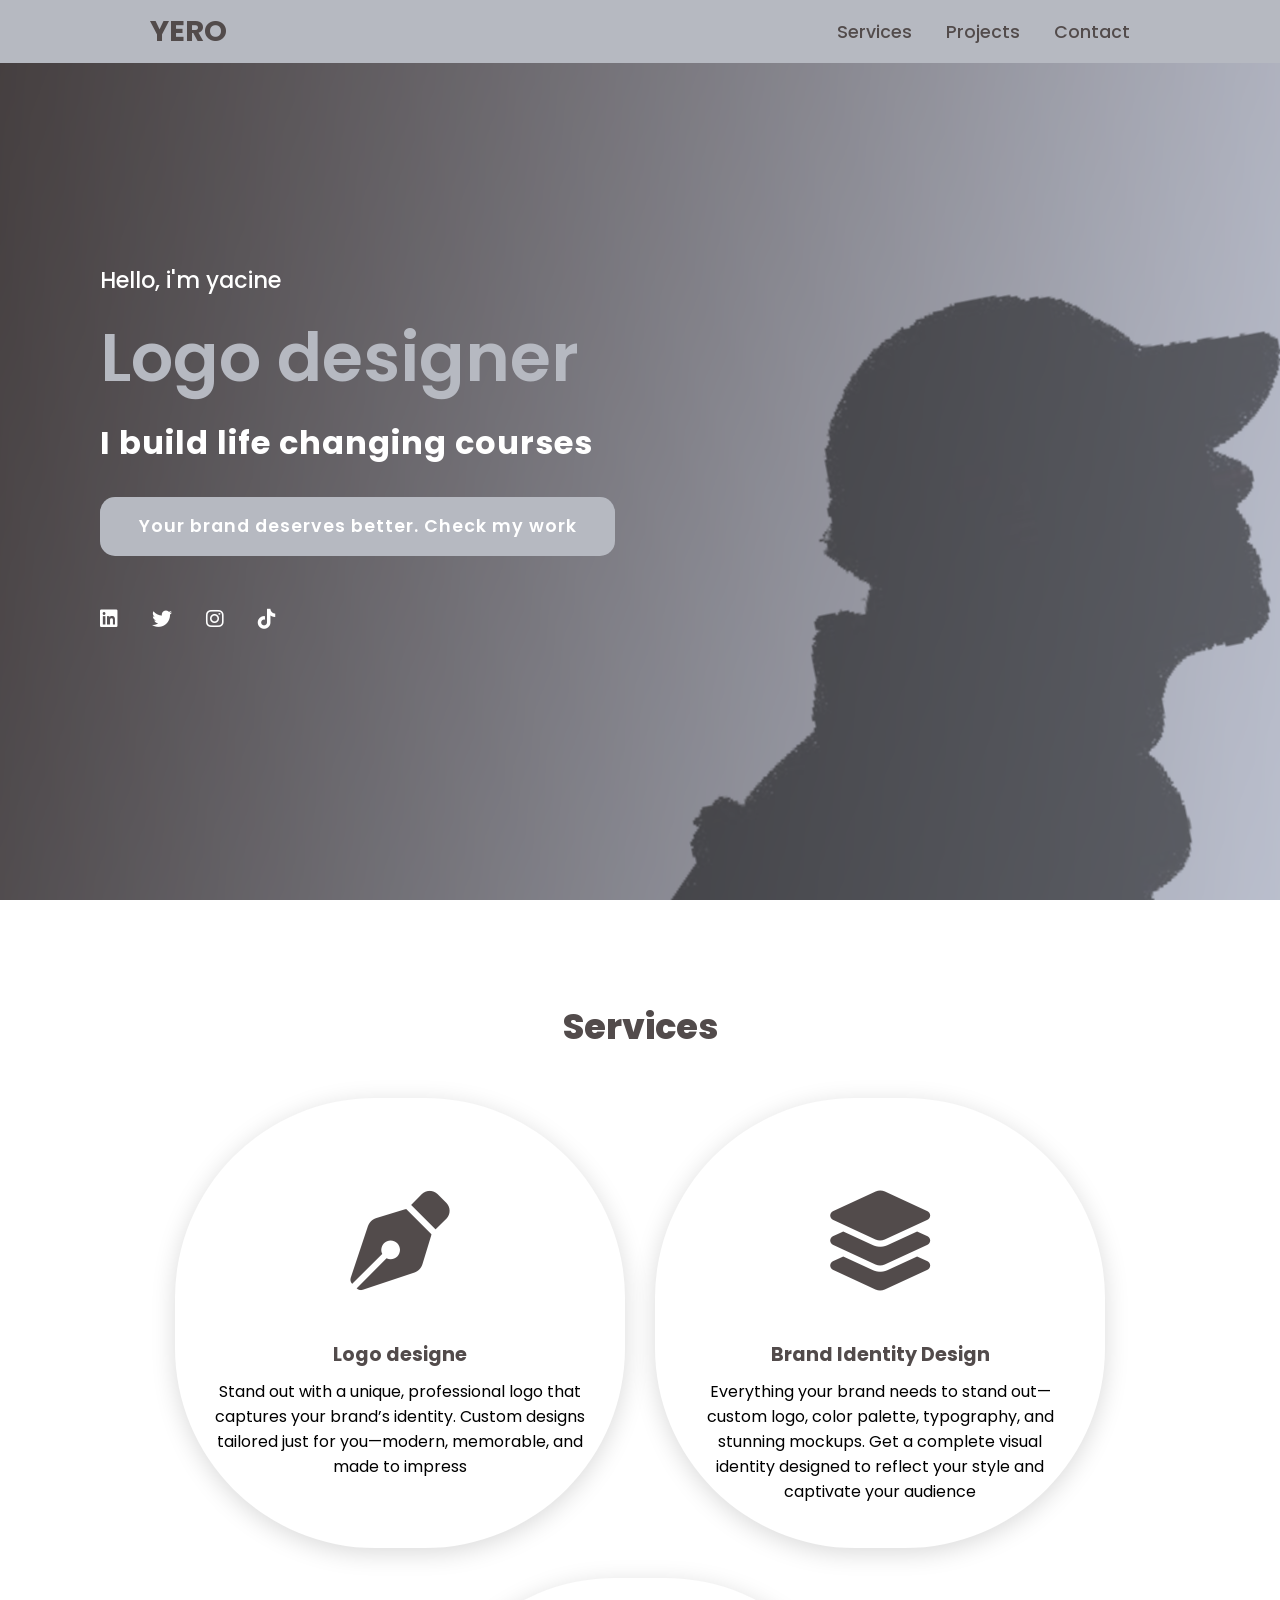
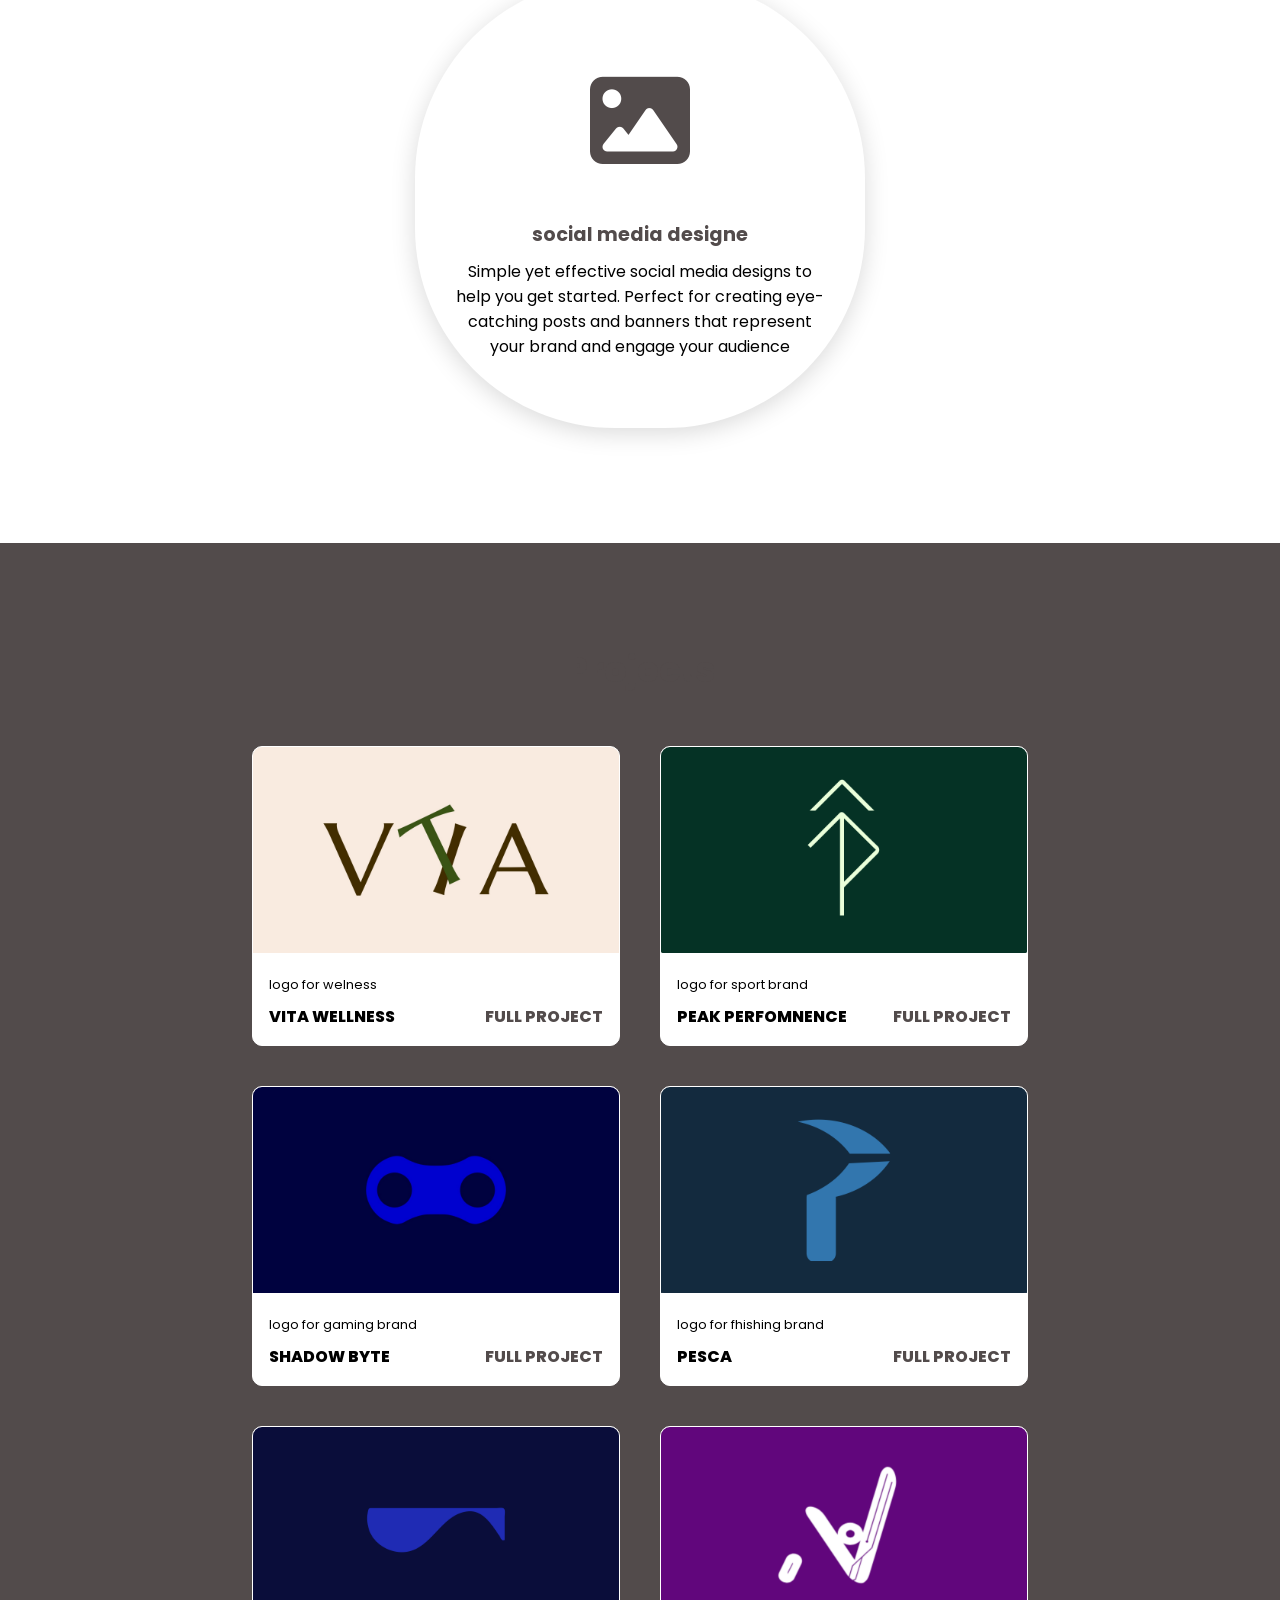
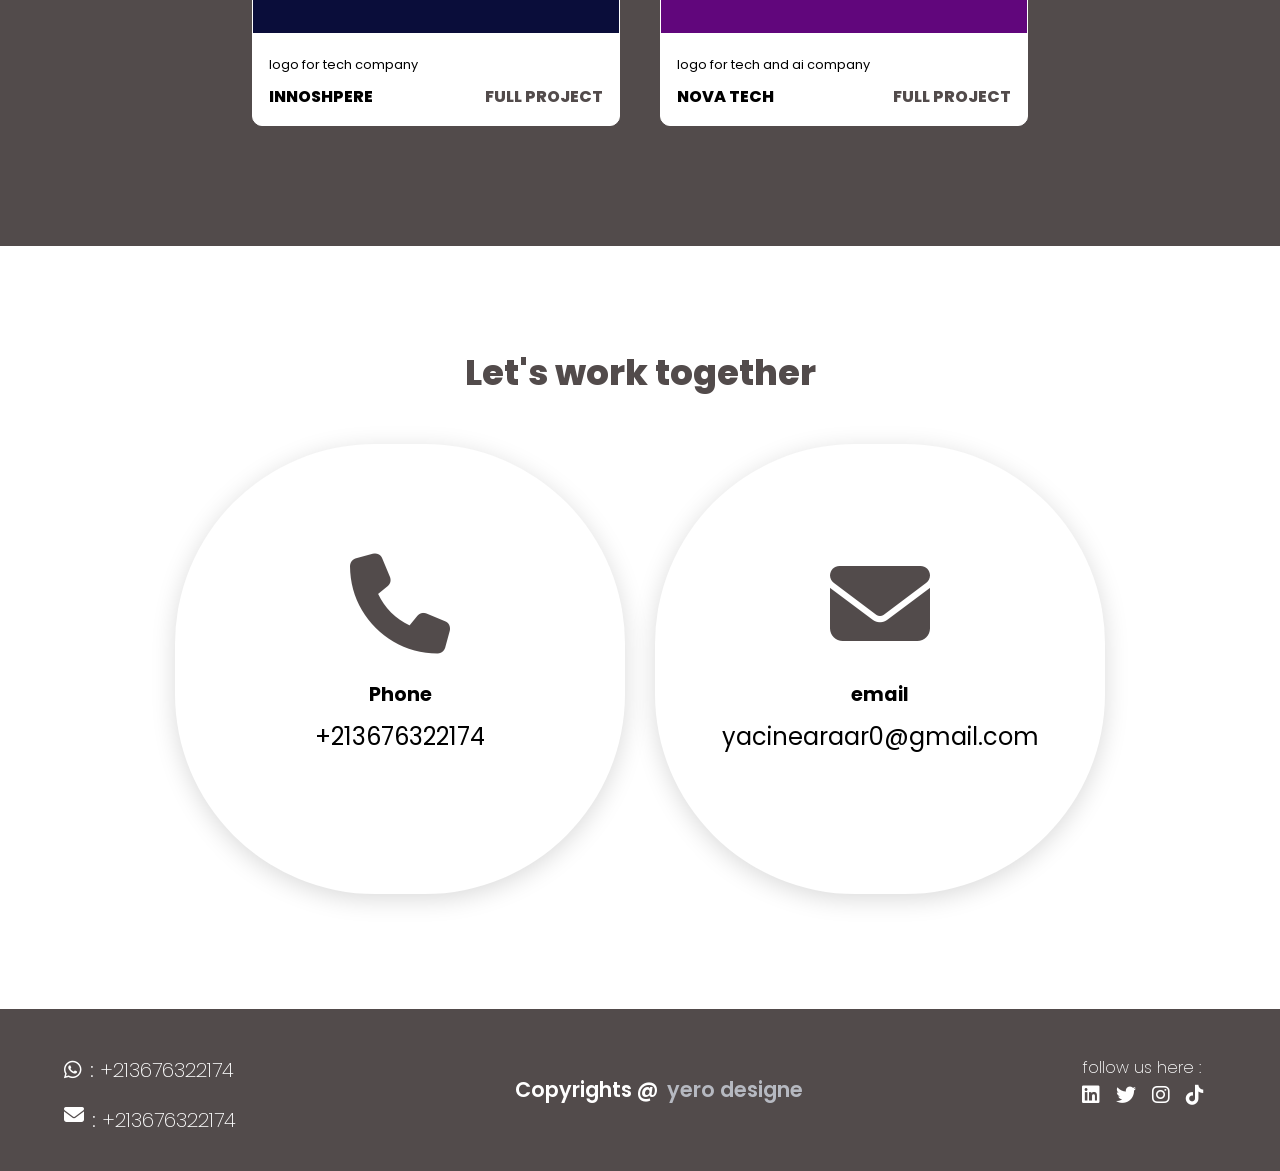
<file: index.html>
<!DOCTYPE html>
<html lang="en">
<head>
   
    <meta charset="UTF-8">
    <meta http-equiv="X-UA-Compatible" content="IE=edge">
    <meta name="viewport" content="width=device-width, initial-scale=1.0">
    <link rel="stylesheet" href="https://cdnjs.cloudflare.com/ajax/libs/font-awesome/6.5.0/css/all.min.css">
    <link rel="stylesheet" href="website.css">
    <title>yero designe</title>
</head>
<body>

    <header>
        <a href="#" class="logo">yero</a>
        <nav class="navigation">
            <a href="#services">Services</a>
            <a href="#projects">Projects</a>
            <a href="#contact">Contact</a>
        </nav>
    </header>


    <section class="main">
        <div>
            <h2>Hello, i'm yacine <br><span>Logo designer</span></h2>
            <h3>I build life changing courses</h3>
            <a href="#projects" class="main-btn">Your brand deserves better. Check my work</a>
            <div class="social-icons">
                <a href="https://www.linkedin.com/in/yacine-araar-1540442b7/"target="_blank" rel="noopener noreferrer"><i class="fab fa-linkedin"></i></a>
                <a href="https://x.com/yero_designe"target="_blank" rel="noopener noreferrer"><i class="fab fa-twitter"></i></a>
                <a href="https://www.instagram.com/yero_designe0?igsh=YzJ5ZDI3bWR3MnAx"target="_blank" rel="noopener noreferrer"><i class="fab fa-instagram"></i></a>
                <a href="https://www.tiktok.com/@yero_designe"target="_blank" rel="noopener noreferrer"><i class="fa-brands fa-tiktok"></i></a>
            </div>
        </div>
    </section>

    <section class="cards" id="services">
        <h2 class="title">Services</h2>
        <div class="content">
            <div class="card">
                <div class="icon">
                    <i class="fa-solid fa-pen-nib"></i>
                </div>
                <div class="info">
                    <h3>Logo designe</h3>
                    
                    <p class="infor">Stand out with a unique, professional logo that captures your brand’s identity. Custom designs tailored just for you—modern, memorable, and made to impress</p>
                </div>
            </div>
            <div class="card">
                <div class="icon">
                    <i class="fas fa-layer-group"></i>
                </div>
                <div class="info">
                    <h3>Brand Identity Design</h3>
                    <p>Everything your brand needs to stand out—custom logo, color palette, typography, and stunning mockups. Get a complete visual identity designed to reflect your style and captivate your audience</p>
                </div>
            </div>
            <div class="card">
                <div class="icon">
                    <i class="fas fa-image"></i>
                </div>
                <div class="info">
                    <h3>social media designe </h3>
                    <p>Simple yet effective social media designs to help you get started. Perfect for creating eye-catching posts and banners that represent your brand and engage your audience</p>
                </div>
            </div>
        </div>
    </section>

    <section class="projects" id="projects">
        <h2 class="title">Projects</h2>
        <div class="content">
            <div class="project-card">
                <div class="project-image">
                    <img src="images/Page 3 - Copy.jpg" />
                </div>
                <div class="project-info">
                    <p class="project-category">logo for welness</p>
                    <strong class="project-title">
                        <span>vita wellness</span>
                        <a href="vita.html" class="more-details">Full project</a>
                    </strong>
                </div>
            </div>
            <div class="project-card">
                <div class="project-image">
                    <img src="images/Page 6 pe .png" />
                </div>
                <div class="project-info">
                    <p class="project-category">logo for sport brand</p>
                    <strong class="project-title">
                        <span>peak perfomnence</span>
                        <a href="peak.html" class="more-details">full project</a>
                    </strong>
                </div>
            </div>
            <div class="project-card">
                <div class="project-image">
                    <img src="images/page 2 sha.jpg" />
                </div>
                <div class="project-info">
                    <p class="project-category">logo for gaming brand</p>
                    <strong class="project-title">
                        <span>shadow byte</span>
                        <a href="shadow.html" class="more-details">Full project</a>
                    </strong>
                </div>
            </div>
            <div class="project-card">
                <div class="project-image">
                    <img src="images/Page 3 pesca.png" />
                </div>
                <div class="project-info">
                    <p class="project-category">logo for fhishing brand</p>
                    <strong class="project-title">
                        <span>pesca</span>
                        <a href="pesca.html" class="more-details">Full project </a>
                    </strong>
                </div>
            </div>
            <div class="project-card">
                <div class="project-image">
                    <img src="images/pagex.png" />
                </div>
                <div class="project-info">
                    <p class="project-category">logo for tech company</p>
                    <strong class="project-title">
                        <span>innoshpere</span>
                        <a href="inno.html" class="more-details">Full project</a>
                    </strong>
                </div>
            </div>
            <div class="project-card">
                <div class="project-image">
                    <img src="images/nova bg.png" />
                </div>
                <div class="project-info">
                    <p class="project-category">logo for tech and ai company</p>
                    <strong class="project-title">
                        <span>nova tech</span>
                        <a href="nova.html" class="more-details">Full project</a>
                    </strong>
                </div>
            </div>
        </div>
    </section>

    <section class="cards contact" id="contact">
        <h2 class="title">Let's work together</h2>
        <div class="content">
            <div class="card">
                <div class="edit">
                <div class="icon">
                    <i class="fas fa-phone"></i>
                </div>
                <div class="info">
                    <h3>Phone</h3>
                    <p  onclick="copyText(this)"> </span>+213676322174</p>
                </div>
            </div>
            </div>
            <div class="card">
                <div class="edit">
                    <div class="icon">
                        <i class="fas fa-envelope"></i>
                    </div>
                    <div class="info">
                        <h3>email</h3>
                        <p  onclick="copyText(this)"> yacinearaar0@gmail.com</p>
                    </div>
                </div>
            </div>
        </div>
    </section>
    
    <footer class="footer">
        <div class="midtext">
            <div class="contactsf">
              <a href="#">  <i class="fa-brands fa-whatsapp"></a></i><p>    : +213676322174</p>
            
            </div>
            <div class="contactsf">
                
                    <i class="fa-solid fa-envelope"></i><p> : +213676322174</p>
                      
                     
                  
                  </div>
        </div>
        <p class="footer-title">Copyrights @ <span>yero designe</span></p>
       
        <div class="social-icons">
            <p>follow us here : </p>
            <a href="https://www.linkedin.com/in/yacine-araar-1540442b7/"target="_blank" rel="noopener noreferrer"><i class="fab fa-linkedin"></i></a>
            <a href="https://x.com/yero_designe"target="_blank" rel="noopener noreferrer"><i class="fab fa-twitter"></i></a>
            <a href="https://www.instagram.com/yero_designe0?igsh=YzJ5ZDI3bWR3MnAx"target="_blank" rel="noopener noreferrer"><i class="fab fa-instagram"></i></a>
           <a href="https://www.tiktok.com/@yero_designe"target="_blank" rel="noopener noreferrer"><i class="fa-brands fa-tiktok"></i></a>
        </div>
       
    </footer>
   
</body>
</html>
</file>
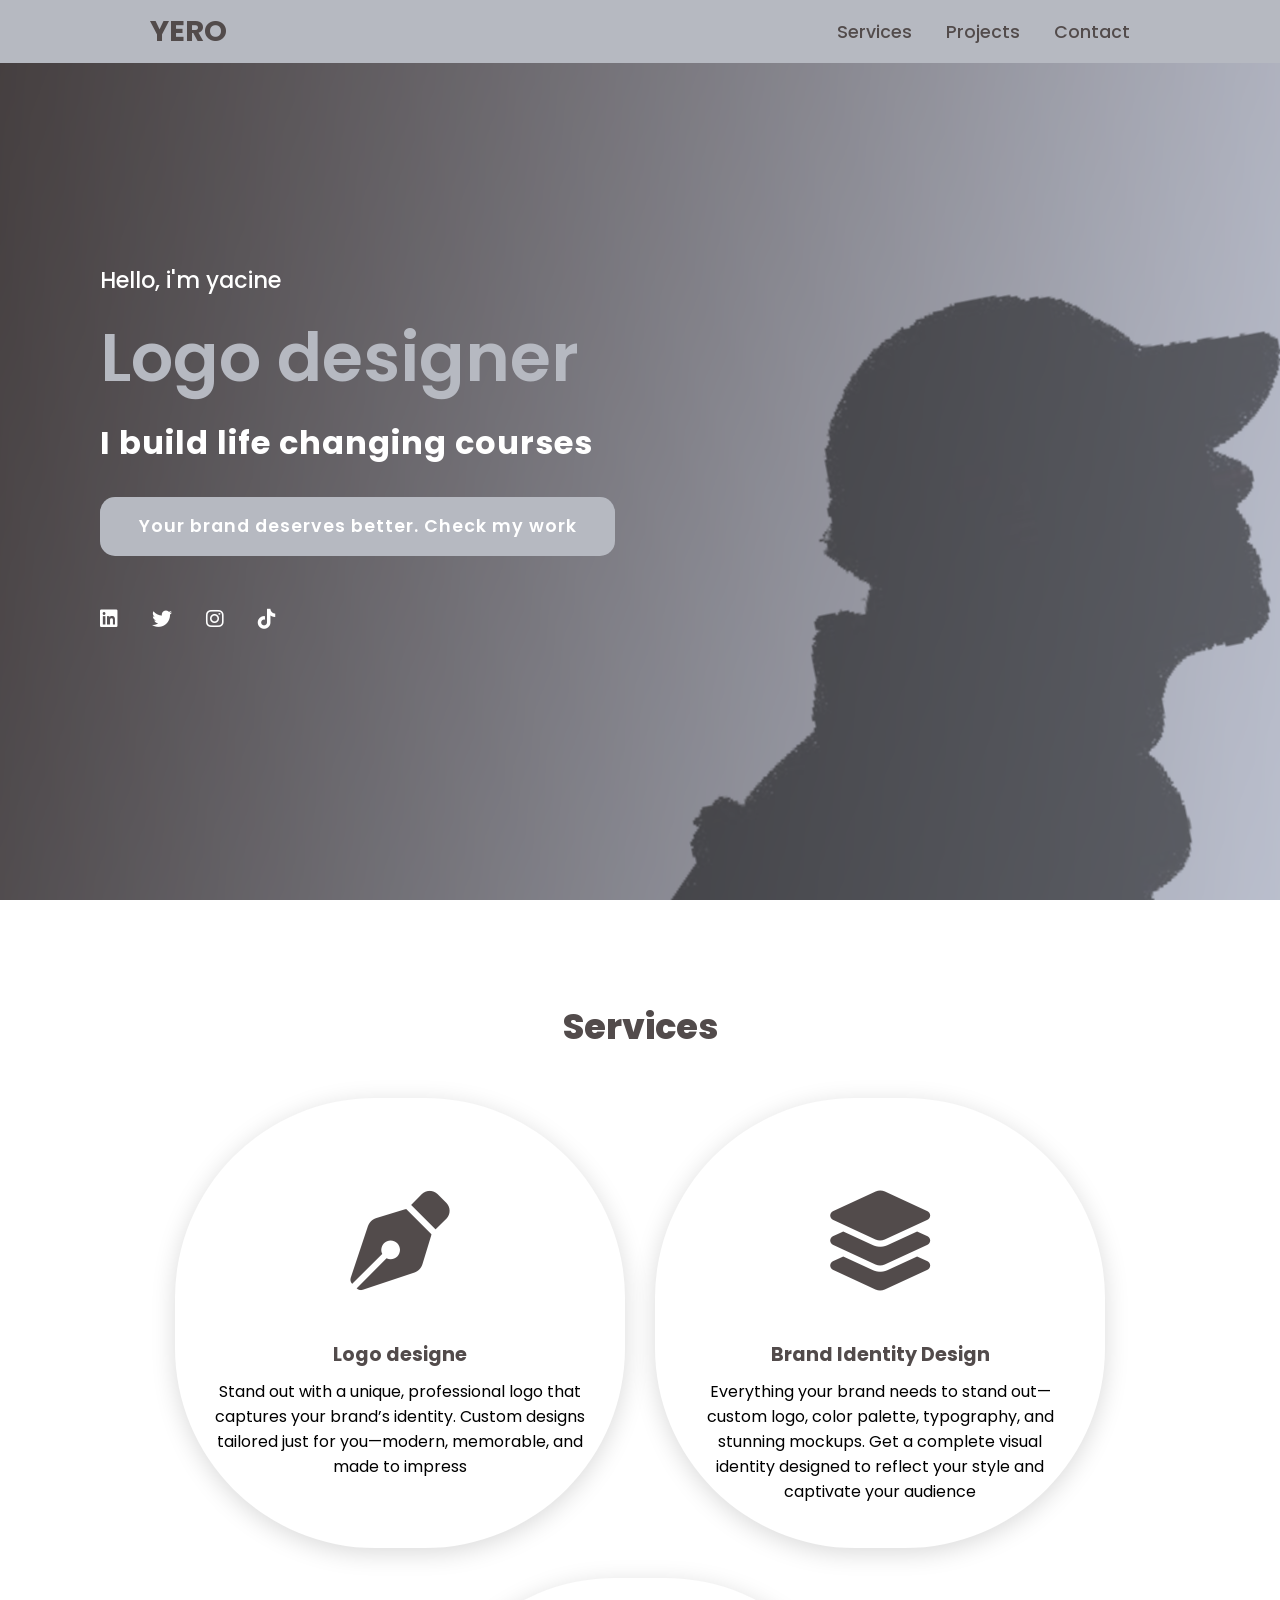
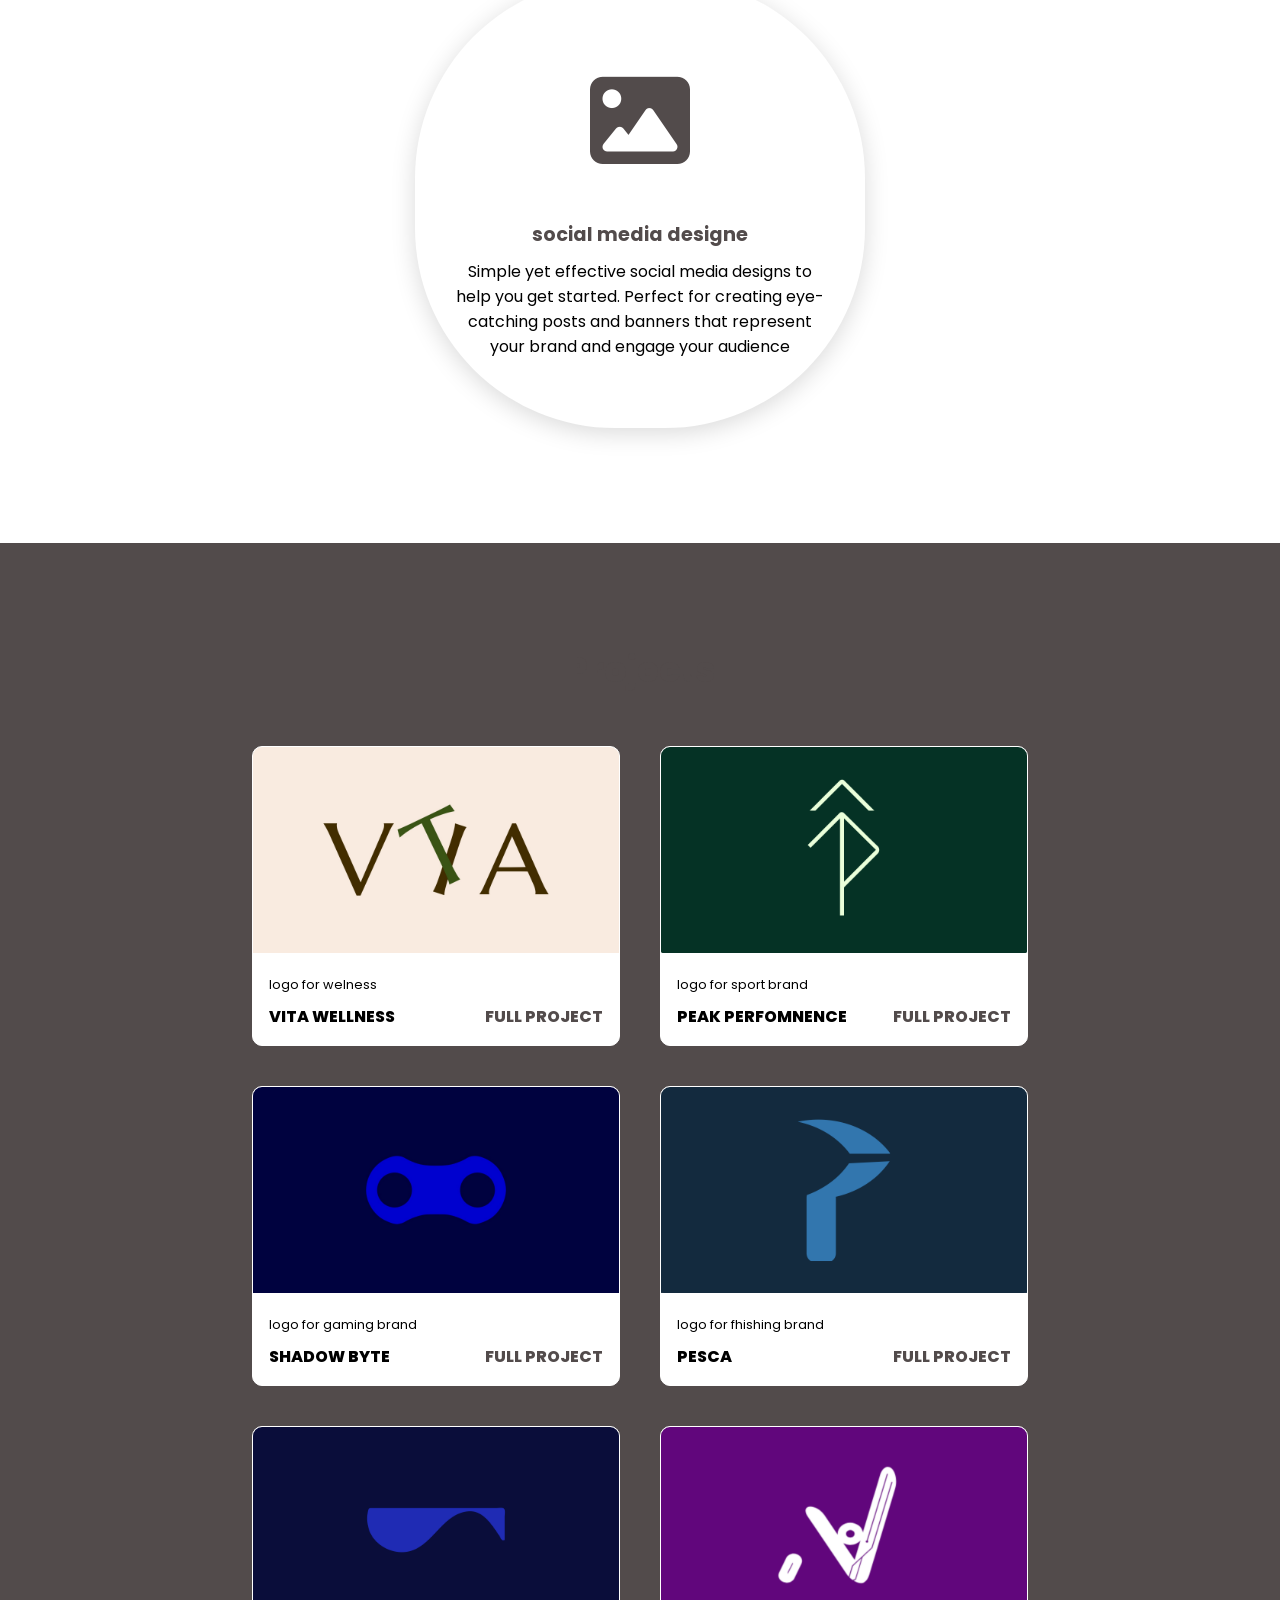
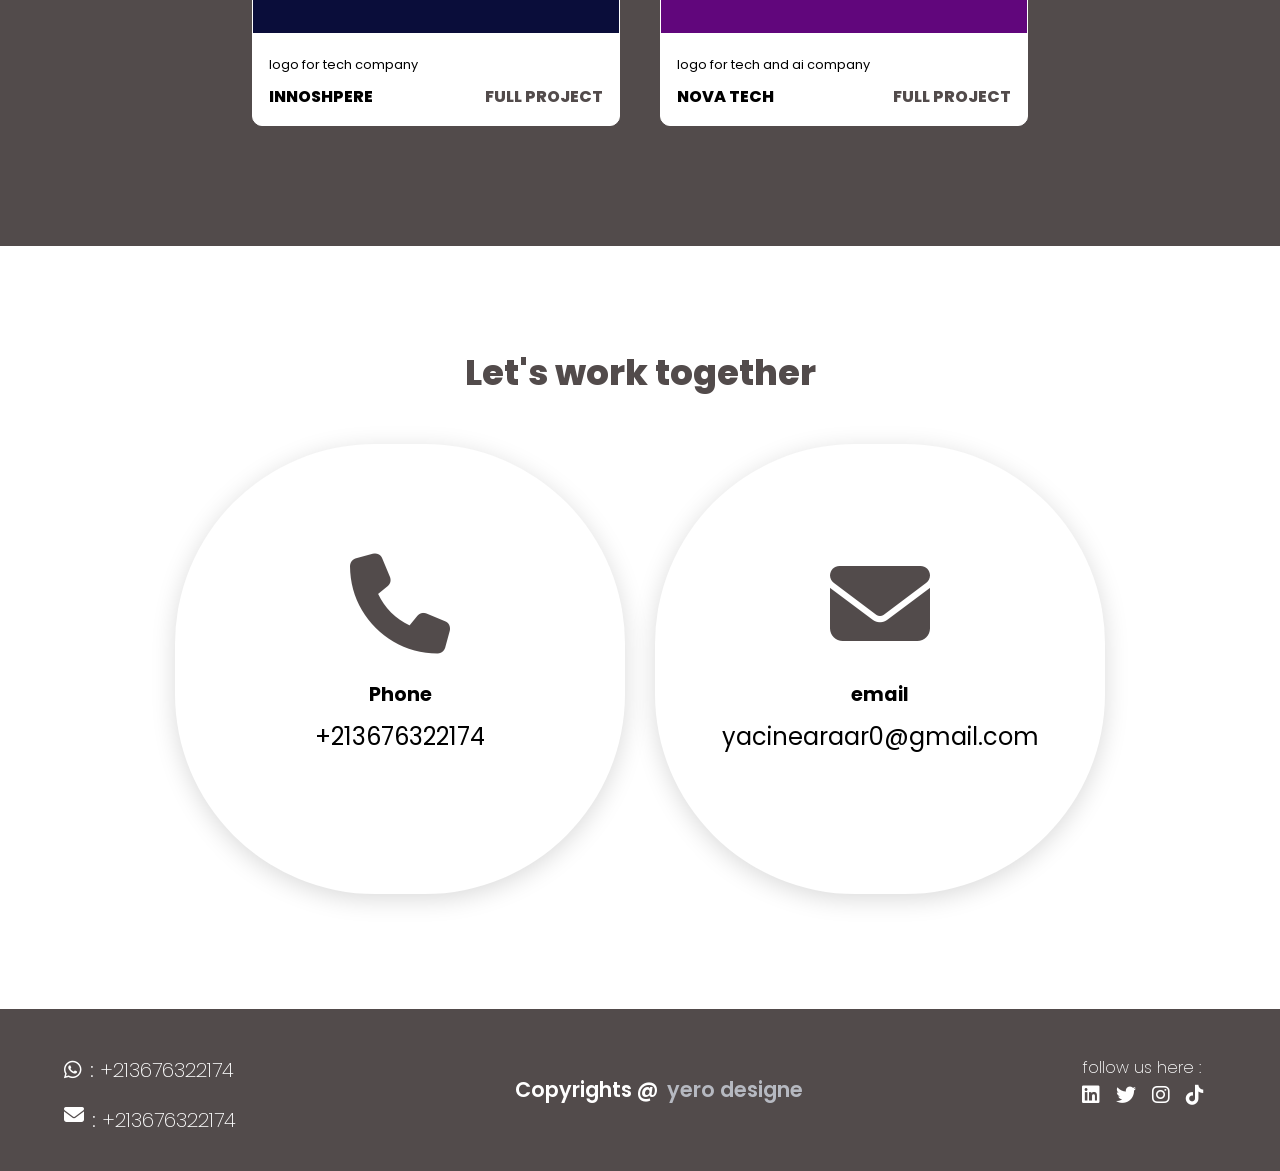
<file: website.html>
<!DOCTYPE html>
<html lang="en">
<head>
   
    <meta charset="UTF-8">
    <meta http-equiv="X-UA-Compatible" content="IE=edge">
    <meta name="viewport" content="width=device-width, initial-scale=1.0">
    <link rel="stylesheet" href="https://cdnjs.cloudflare.com/ajax/libs/font-awesome/6.5.0/css/all.min.css">
    <link rel="stylesheet" href="website.css">
    <title>yero designe</title>
</head>
<body>

    <header>
        <a href="#" class="logo">yero</a>
        <nav class="navigation">
            <a href="#services">Services</a>
            <a href="#projects">Projects</a>
            <a href="#contact">Contact</a>
        </nav>
    </header>


    <section class="main">
        <div>
            <h2>Hello, i'm yacine <br><span>Logo designer</span></h2>
            <h3>I build life changing courses</h3>
            <a href="#projects" class="main-btn">Your brand deserves better. Check my work</a>
            <div class="social-icons">
                <a href="https://www.linkedin.com/in/yacine-araar-1540442b7/"target="_blank" rel="noopener noreferrer"><i class="fab fa-linkedin"></i></a>
                <a href="https://x.com/yero_designe"target="_blank" rel="noopener noreferrer"><i class="fab fa-twitter"></i></a>
                <a href="https://www.instagram.com/yero_designe0?igsh=YzJ5ZDI3bWR3MnAx"target="_blank" rel="noopener noreferrer"><i class="fab fa-instagram"></i></a>
                <a href="https://www.tiktok.com/@yero_designe"target="_blank" rel="noopener noreferrer"><i class="fa-brands fa-tiktok"></i></a>
            </div>
        </div>
    </section>

    <section class="cards" id="services">
        <h2 class="title">Services</h2>
        <div class="content">
            <div class="card">
                <div class="icon">
                    <i class="fa-solid fa-pen-nib"></i>
                </div>
                <div class="info">
                    <h3>Logo designe</h3>
                    
                    <p class="infor">Stand out with a unique, professional logo that captures your brand’s identity. Custom designs tailored just for you—modern, memorable, and made to impress</p>
                </div>
            </div>
            <div class="card">
                <div class="icon">
                    <i class="fas fa-layer-group"></i>
                </div>
                <div class="info">
                    <h3>Brand Identity Design</h3>
                    <p>Everything your brand needs to stand out—custom logo, color palette, typography, and stunning mockups. Get a complete visual identity designed to reflect your style and captivate your audience</p>
                </div>
            </div>
            <div class="card">
                <div class="icon">
                    <i class="fas fa-image"></i>
                </div>
                <div class="info">
                    <h3>social media designe </h3>
                    <p>Simple yet effective social media designs to help you get started. Perfect for creating eye-catching posts and banners that represent your brand and engage your audience</p>
                </div>
            </div>
        </div>
    </section>

    <section class="projects" id="projects">
        <h2 class="title">Projects</h2>
        <div class="content">
            <div class="project-card">
                <div class="project-image">
                    <img src="images/Page 3 - Copy.jpg" />
                </div>
                <div class="project-info">
                    <p class="project-category">logo for welness</p>
                    <strong class="project-title">
                        <span>vita wellness</span>
                        <a href="vita.html" class="more-details">Full project</a>
                    </strong>
                </div>
            </div>
            <div class="project-card">
                <div class="project-image">
                    <img src="images/Page 6 pe .png" />
                </div>
                <div class="project-info">
                    <p class="project-category">logo for sport brand</p>
                    <strong class="project-title">
                        <span>peak perfomnence</span>
                        <a href="peak.html" class="more-details">full project</a>
                    </strong>
                </div>
            </div>
            <div class="project-card">
                <div class="project-image">
                    <img src="images/page 2 sha.jpg" />
                </div>
                <div class="project-info">
                    <p class="project-category">logo for gaming brand</p>
                    <strong class="project-title">
                        <span>shadow byte</span>
                        <a href="shadow.html" class="more-details">Full project</a>
                    </strong>
                </div>
            </div>
            <div class="project-card">
                <div class="project-image">
                    <img src="images/Page 3 pesca.png" />
                </div>
                <div class="project-info">
                    <p class="project-category">logo for fhishing brand</p>
                    <strong class="project-title">
                        <span>pesca</span>
                        <a href="pesca.html" class="more-details">Full project </a>
                    </strong>
                </div>
            </div>
            <div class="project-card">
                <div class="project-image">
                    <img src="images/pagex.png" />
                </div>
                <div class="project-info">
                    <p class="project-category">logo for tech company</p>
                    <strong class="project-title">
                        <span>innoshpere</span>
                        <a href="inno.html" class="more-details">Full project</a>
                    </strong>
                </div>
            </div>
            <div class="project-card">
                <div class="project-image">
                    <img src="images/nova bg.png" />
                </div>
                <div class="project-info">
                    <p class="project-category">logo for tech and ai company</p>
                    <strong class="project-title">
                        <span>nova tech</span>
                        <a href="nova.html" class="more-details">Full project</a>
                    </strong>
                </div>
            </div>
        </div>
    </section>

    <section class="cards contact" id="contact">
        <h2 class="title">Let's work together</h2>
        <div class="content">
            <div class="card">
                <div class="edit">
                <div class="icon">
                    <i class="fas fa-phone"></i>
                </div>
                <div class="info">
                    <h3>Phone</h3>
                    <p  onclick="copyText(this)"> </span>+213676322174</p>
                </div>
            </div>
            </div>
            <div class="card">
                <div class="edit">
                    <div class="icon">
                        <i class="fas fa-envelope"></i>
                    </div>
                    <div class="info">
                        <h3>email</h3>
                        <p  onclick="copyText(this)"> yacinearaar0@gmail.com</p>
                    </div>
                </div>
            </div>
        </div>
    </section>
    
    <footer class="footer">
        <div class="midtext">
            <div class="contactsf">
              <a href="#">  <i class="fa-brands fa-whatsapp"></a></i><p>    : +213676322174</p>
            
            </div>
            <div class="contactsf">
                
                    <i class="fa-solid fa-envelope"></i><p> : +213676322174</p>
                      
                     
                  
                  </div>
        </div>
        <p class="footer-title">Copyrights @ <span>yero designe</span></p>
       
        <div class="social-icons">
            <p>follow us here : </p>
            <a href="https://www.linkedin.com/in/yacine-araar-1540442b7/"target="_blank" rel="noopener noreferrer"><i class="fab fa-linkedin"></i></a>
            <a href="https://x.com/yero_designe"target="_blank" rel="noopener noreferrer"><i class="fab fa-twitter"></i></a>
            <a href="https://www.instagram.com/yero_designe0?igsh=YzJ5ZDI3bWR3MnAx"target="_blank" rel="noopener noreferrer"><i class="fab fa-instagram"></i></a>
           <a href="https://www.tiktok.com/@yero_designe"target="_blank" rel="noopener noreferrer"><i class="fa-brands fa-tiktok"></i></a>
        </div>
       
    </footer>
   
</body>
</html>
</file>
<file: website.css>
@import url('https://fonts.googleapis.com/css2?family=Poppins:ital,wght@0,100;0,200;0,300;0,400;0,500;0,600;0,700;0,800;0,900;1,100;1,200;1,300;1,400;1,500;1,600;1,700;1,800;1,900&display=swap');

*{
    font-family: 'Poppins', sans-serif;
    margin: 0;
    padding: 0;
    box-sizing: border-box;
    scroll-behavior: smooth; 
}


header {
    background-color: #b6b9c1;
    width: 100%;
    position: fixed;
    z-index: 999;
    display: flex;
    justify-content: space-between;
    align-items: center;
    padding: 10px 150px ;
}

.logo{
    text-decoration: none;
    color: #524b4b;
    text-transform: uppercase;
    font-weight: 700;
    font-size: 1.8em;
}

.navigation a{
    color: #524b4b;
    text-decoration: none;
    font-size: 1.1em;
    font-weight: 500;
    padding-left: 30px;
}

.navigation a:hover{
    color: #e8e8e8;
}

section {
    padding: 100px 100px;
}
 
.cards i{
    color:  #524b4b;
    font-size: 100px;
}

.main {
    width: 100%;
    min-height: 100vh;
    display: flex;
   align-items: center;
    background: url(images/web\ bg\ \(1\).png) no-repeat;
    background-size: cover;
    background-position: center;
    background-attachment: fixed;
}

.main h2 {
    color: #fff;
    font-size: 1.4em;
    font-weight: 500;
}

.main h2 span {
    display: inline-block;
    margin-top: 10px;
    color :  #b6b9c1;
    font-size: 3em;
    font-weight: 600;
}

.main h3 {
    color: #fff;
    font-size: 2em;
    font-weight: 700;
    letter-spacing: 1px;
    margin-top: 10px;
    margin-bottom: 30px;
}

.main-btn {
    color: #fff;
    background-color:  #b6b9c1;
    text-decoration: none;
    font-size: 1.1em;
    font-weight: 600;
    display: inline-block;
    padding: 0.9375em 2.1875em;
    letter-spacing: 1px;
    border-radius: 15px;
    margin-bottom: 40px;
    transition: 0.7s ease;
}

.main-btn:hover {
    background-color:#747171;
    transform: scale(1.1);
}

.social-icons a {
    color: #fff;
    font-size: 1.7em;
    padding-right: 30px;
}

.title {
    display: flex;
    justify-content: center;
    color: #524b4b;
    font-size: 2.2em;
    font-weight: 800;
    margin-bottom: 30px;
}

.content {
    display: flex;
    justify-content: center;
    flex-direction: row;
    flex-wrap: wrap;
}

.card {
    background-color: #fff;
    width: 450px;
  height: 450px;
    box-shadow: 0 5px 25px rgba(1 1 1 / 15%);
    border-radius: 200px;
    padding: 40px;
    margin: 15px;
    overflow: hidden;
    transition: 0.7s ease;
}

.card:hover {
    transform: scale(1.1);
}

.card .icon {
    color: #524b4b;
    font-size: 8em;
    text-align: center;
    padding-top: 00px;
}

.info {
    
    text-align: center;
}
.edit{
    padding-top: 70px;
}

.info h3{
    color: #524b4b;
    font-size: 1.2em;
    font-weight: 700;
    margin: 10px;
}

.projects {
    background-color: #524b4b;
}

.projects .content{
    margin-top: 30px;
}

.project-card {
    background-color: #fff;
    border: 1px solid #fff;
    min-height: 14em;
    width: 23em;
    overflow: hidden;
    border-radius: 10px;
    margin: 20px;
    transition: 0.7s ease;
}

.project-card:hover {
   transform: scale(1.1);
}

.project-card:hover .project-image {
    opacity: 0.9;
 }

.project-image img{
    width: 100%
}

.project-info {
    padding: 1em;
}

.project-category {
    font-size: 0.8em;
    color: #000;
}

.project-title {
    display: flex;
    justify-content: space-between;
    text-transform: uppercase;
    font-weight: 800;
    margin-top: 10px;
}

.more-details {
    text-decoration: none;
    color: #524b4b;
}

.more-details:hover {
    color: #b6b9c1;
}

.contact .icon{
    font-size: 4.5em;
}

.contact .info h3 {
    color: #000;
}

.contact .info p {
    font-size: 1.5em;
}

.footer {
    background-color:#524b4b ;
    color: #fff;
    min-height: 100px;
    width: 100%;
    padding: 1em;
    padding-left: 4em;
    padding-right: 4em;
    display: flex;
    justify-content: space-between;
    text-decoration-color: #e8dede;
}

.footer-title {
    display: flex;
    justify-content: center;
    align-items: center;
    gap: 8px;
    font-size: 1.3em;
    font-weight: 600;
}
i{
    color: #fff;
    font-size: 20px;
}
.footer-title span {
    color: #b6b9c1;
}
.footer .social-icons {
    padding-top: 30px;
    display: block;
align-items: center;
gap: 8px;
}
.footer .social-icons a{
 font-size: 20px;
    padding: 0 12px 0 0;
    align-items: center;
}
.contactsf{
    display: flex;
    gap: 8px;
    padding-bottom: 20px;
}
.midtext{
    font-size: 20px;
    padding-top: 30px;
    font-weight: 250;
}
.social-icons p{
    font-weight: 200;
}

@media (max-width: 1023px){
    *{
        font-family: 'Poppins', sans-serif;
        margin: 0;
        padding: 0;
        box-sizing: border-box;
        scroll-behavior: smooth; 
        overflow-x: hidden;
    }
    
    .logo{
        text-decoration: none;
        color: #524b4b;
        text-transform: uppercase;
        font-weight: 700;
        font-size: 0.9em;
    }
    
    .navigation a{
        color: #524b4b;
        text-decoration: none;
        font-size: 0.55em;
        font-weight: 500; 
       
        padding-left: 15px;
    }
    header {
        background-color: #b6b9c1;
        width: 100%;
        position: fixed;
        z-index: 999;
        display: flex;
        justify-content: space-between;
        align-items: center;
        padding: 10px 50px ;
        
    }
    section {
        padding: 40px;
    }
    .main{
background-size: cover;
       min-height: 85vh;
       
       background-image: url(images/phone\ bg.png);
    }
  .main h2{
    font-size: 0.7em;

  }
  .main h2 span {
  font-size: 1.5em;
 
  }
  .main h3{
    font-size: 1em;
  }
  .main-btn{
    font-size: 0.55em;
  }
  .title{
    font-size: 1.8em;
  }
 
  .card{
    padding: 10px;
 
    width: 250px;
    height: 250px;
    font-size: 0.2em;
  }
  .card i{
    font-size: 40px;
  }
  .card .info {
    font-size: 08px;
    font-weight: 750;
  }
  .card .icon i {
    padding: 0;
    margin: 0;
    line-height: 2;
    display: block;
  }
  .title{
    font-size: 1.2em;
  }
  .content .card{
    padding: 0;
    width: 250px;
    height: 250px;
  }
  .edit{
    padding-top:50px ;
  }
  .footer{
    display: none ;
    max-height: 126px;
    padding: 8px 20px;
    font-size: 0.6em;
  }
  .footer-title{
    font-size: 0.95em;
  }
  .footer .social-icons a{
    font-size: 80px;
  }
  .midtext{
    font-size: 10px;
  }
  .contactsf{
    font-size: 8px;

  }
 
}
</file>
